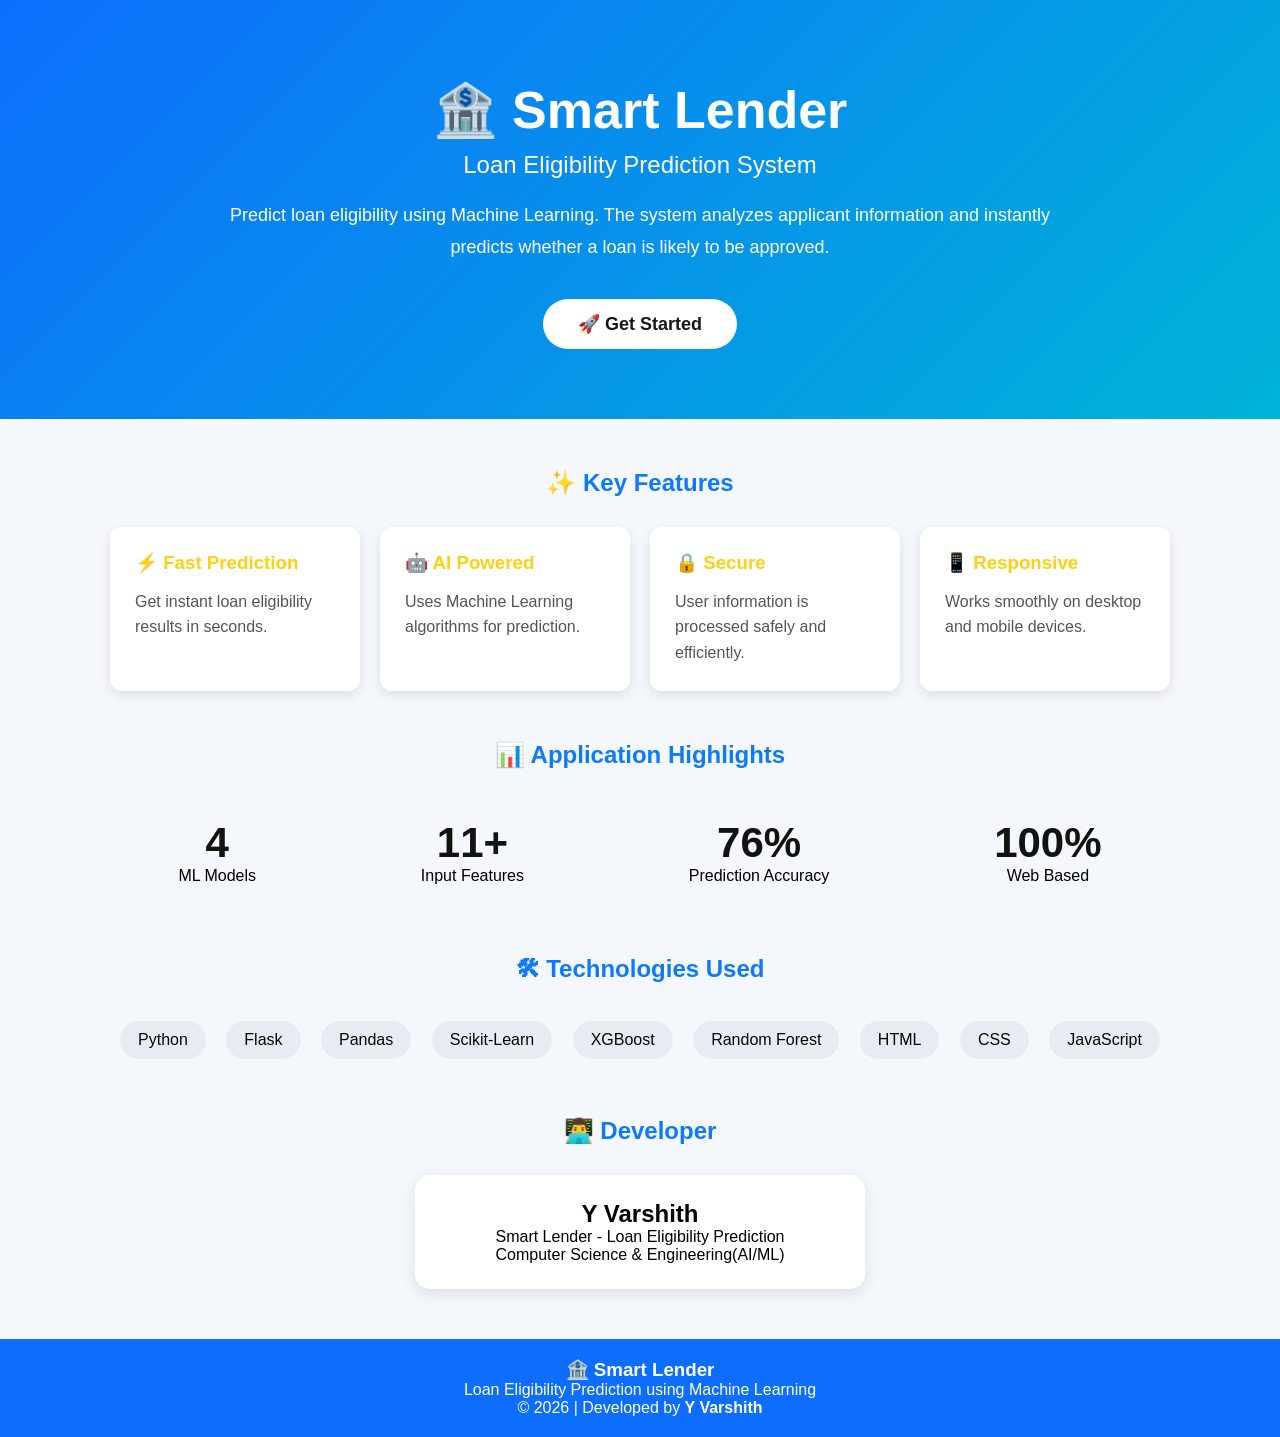
<file: templates/landing.html>
<!DOCTYPE html>
<html lang="en">
<head>
<meta charset="UTF-8">
<meta name="viewport" content="width=device-width, initial-scale=1.0">
<title>Smart Lender</title>

<style>

*{
    margin:0;
    padding:0;
    box-sizing:border-box;
    font-family:Segoe UI,Arial,sans-serif;
}

body{
    background:#f4f7fc;
}

.hero{
    background:linear-gradient(135deg,#0d6efd,#00b4d8);
    color:white;
    text-align:center;
    padding:70px 20px;
}

.hero h1{
    font-size:52px;
    margin-top:10px;
}

.hero h2{
    font-weight:400;
    margin-top:10px;
}

.hero p{
    width:70%;
    margin:auto;
    margin-top:20px;
    line-height:1.8;
    font-size:18px;
}

button{
    margin-top:35px;
    padding:14px 35px;
    font-size:18px;
    border:none;
    border-radius:30px;
    background:white;
    color:#171717;
    cursor:pointer;
    font-weight:bold;
    transition:.3s;
}

button:hover{
    transform:scale(1.05);
}

.container{
    width:85%;
    margin:auto;
}

.section{
    margin:50px 0;
}

.title{
    text-align:center;
    color:#0d79fd;
    margin-bottom:30px;
}

.cards{
    display:flex;
    gap:20px;
    justify-content:center;
    flex-wrap:wrap;
}

.card{
    background:white;
    width:250px;
    padding:25px;
    border-radius:12px;
    box-shadow:0 4px 12px rgba(0,0,0,.1);
    transition:.3s;
}

.card:hover{
    transform:translateY(-8px);
}

.card h3{
    margin-bottom:15px;
    color:#fdd10d;
}

.card p{
    color:#555;
    line-height:1.6;
}

.stats{
    display:flex;
    justify-content:space-around;
    text-align:center;
    flex-wrap:wrap;
}

.stat{
    margin:20px;
}

.stat h2{
    color:#121211;
    font-size:42px;
}

.tech{
    text-align:center;
}

.tech span{
    display:inline-block;
    background:#e6ecf1;
    color:rgb(7, 8, 6);
    padding:10px 18px;
    border-radius:30px;
    margin:8px;
}

.dev{
    background:white;
    width:450px;
    margin:auto;
    text-align:center;
    padding:25px;
    border-radius:15px;
    box-shadow:0 5px 15px rgba(0,0,0,.1);
}

.dev img{
    width:100px;
    height:100px;
    border-radius:50%;
}

.footer{
    margin-top:50px;
    background:#0d6efd;
    color:white;
    text-align:center;
    padding:20px;
}

</style>

</head>

<body>

<div class="hero">

<h1>🏦 Smart Lender</h1>

<h2>Loan Eligibility Prediction System</h2>

<p>
Predict loan eligibility using Machine Learning.
The system analyzes applicant information and instantly predicts
whether a loan is likely to be approved.
</p>

<a href="/home">
<button>🚀 Get Started</button>
</a>

</div>

<div class="container">

<div class="section">

<h2 class="title">✨ Key Features</h2>

<div class="cards">

<div class="card">
<h3>⚡ Fast Prediction</h3>
<p>Get instant loan eligibility results in seconds.</p>
</div>

<div class="card">
<h3>🤖 AI Powered</h3>
<p>Uses Machine Learning algorithms for prediction.</p>
</div>

<div class="card">
<h3>🔒 Secure</h3>
<p>User information is processed safely and efficiently.</p>
</div>

<div class="card">
<h3>📱 Responsive</h3>
<p>Works smoothly on desktop and mobile devices.</p>
</div>

</div>

</div>

<div class="section">

<h2 class="title">📊 Application Highlights</h2>

<div class="stats">

<div class="stat">
<h2>4</h2>
<p>ML Models</p>
</div>

<div class="stat">
<h2>11+</h2>
<p>Input Features</p>
</div>

<div class="stat">
<h2>76%</h2>
<p>Prediction Accuracy</p>
</div>

<div class="stat">
<h2>100%</h2>
<p>Web Based</p>
</div>

</div>

</div>

<div class="section">

<h2 class="title">🛠 Technologies Used</h2>

<div class="tech">

<span>Python</span>
<span>Flask</span>
<span>Pandas</span>
<span>Scikit-Learn</span>
<span>XGBoost</span>
<span>Random Forest</span>
<span>HTML</span>
<span>CSS</span>
<span>JavaScript</span>

</div>

</div>

<div class="section">

<h2 class="title">👨‍💻 Developer</h2>

<div class="dev">

<h2>Y Varshith</h2>


<p> Smart Lender - Loan Eligibility Prediction</p>


<p> Computer Science & Engineering(AI/ML)</p>

</div>

</div>

</div>

<div class="footer">

<h3>🏦 Smart Lender</h3>

<p>Loan Eligibility Prediction using Machine Learning</p>

<p>© 2026 | Developed by <b>Y Varshith</b></p>

</div>

</body>
</html>
</file>
